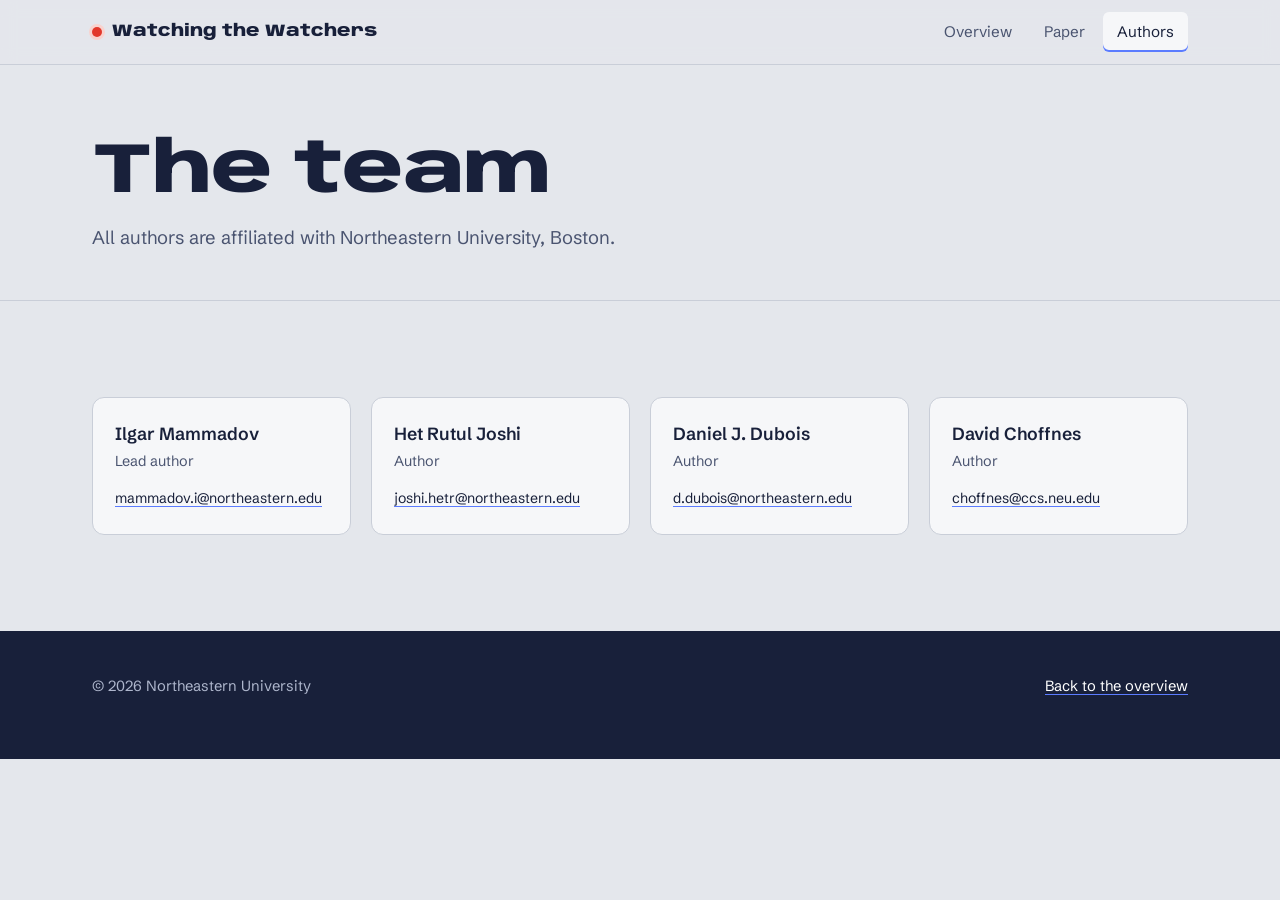
<file: authors.html>
<!DOCTYPE html>
<html lang="en">
<head>
<meta charset="UTF-8">
<meta name="viewport" content="width=device-width, initial-scale=1, viewport-fit=cover">
<title>Authors | Watching the Watchers</title>
<link rel="preconnect" href="https://fonts.googleapis.com">
<link rel="preconnect" href="https://fonts.gstatic.com" crossorigin>
<link href="https://fonts.googleapis.com/css2?family=Anybody:wdth,wght@50..150,400..900&family=Schibsted+Grotesk:wght@400;500;600;700&display=swap" rel="stylesheet">
<link rel="stylesheet" href="styles.css">
</head>
<body>

<nav class="top" aria-label="Main">
  <div class="wrap">
    <a class="brand" href="index.html"><span class="led" aria-hidden="true"></span>Watching the Watchers</a>
    <div class="links">
      <a href="index.html">Overview</a>
      <a href="paper.html">Paper</a>
      <a href="authors.html" class="active" aria-current="page">Authors</a>
      
    </div>
  </div>
</nav>

<header class="page-head">
  <div class="wrap">
    <h1>The team</h1>
    <p>All authors are affiliated with Northeastern University, Boston.</p>
  </div>
</header>

<section>
  <div class="wrap">
    <!-- Copy a "person" block per author. Replace AB with their initials, or add a photo. -->
    <div class="people">

      <div class="person">
        <div class="name"><a href="https://www.linkedin.com/in/ilgarmammadov/" target="_blank" rel="noopener">Ilgar Mammadov</a></div>
        <div class="role">Lead author</div>
        <a class="email" href="mailto:[email]">mammadov.i@northeastern.edu</a>
      </div>

      <div class="person">
        <div class="name"><a href="https://www.linkedin.com/in/hetjoshi/" target="_blank" rel="noopener">Het Rutul Joshi</a></div>
        <div class="role">Author</div>
        <a class="email" href="mailto:[email]">joshi.hetr@northeastern.edu</a>
      </div>

      <div class="person">
        <div class="name"><a href="https://www.khoury.northeastern.edu/people/daniel-j-dubois/" target="_blank" rel="noopener">Daniel J. Dubois</a></div>
        <div class="role">Author</div>
        <a class="email" href="mailto:[email]">d.dubois@northeastern.edu</a>
      </div>

      <div class="person">
        <div class="name"><a href="https://david.choffnes.com/" target="_blank" rel="noopener">David Choffnes</a></div>
        <div class="role">Author</div>
        <a class="email" href="mailto:[email]">choffnes@ccs.neu.edu</a>
      </div>
    </div>
  </div>
</section>

<footer>
  <div class="wrap">
    <p>© 2026 Northeastern University</p>
    <p><a href="index.html">Back to the overview</a></p>
  </div>
</footer>

</body>
</html>
</file>
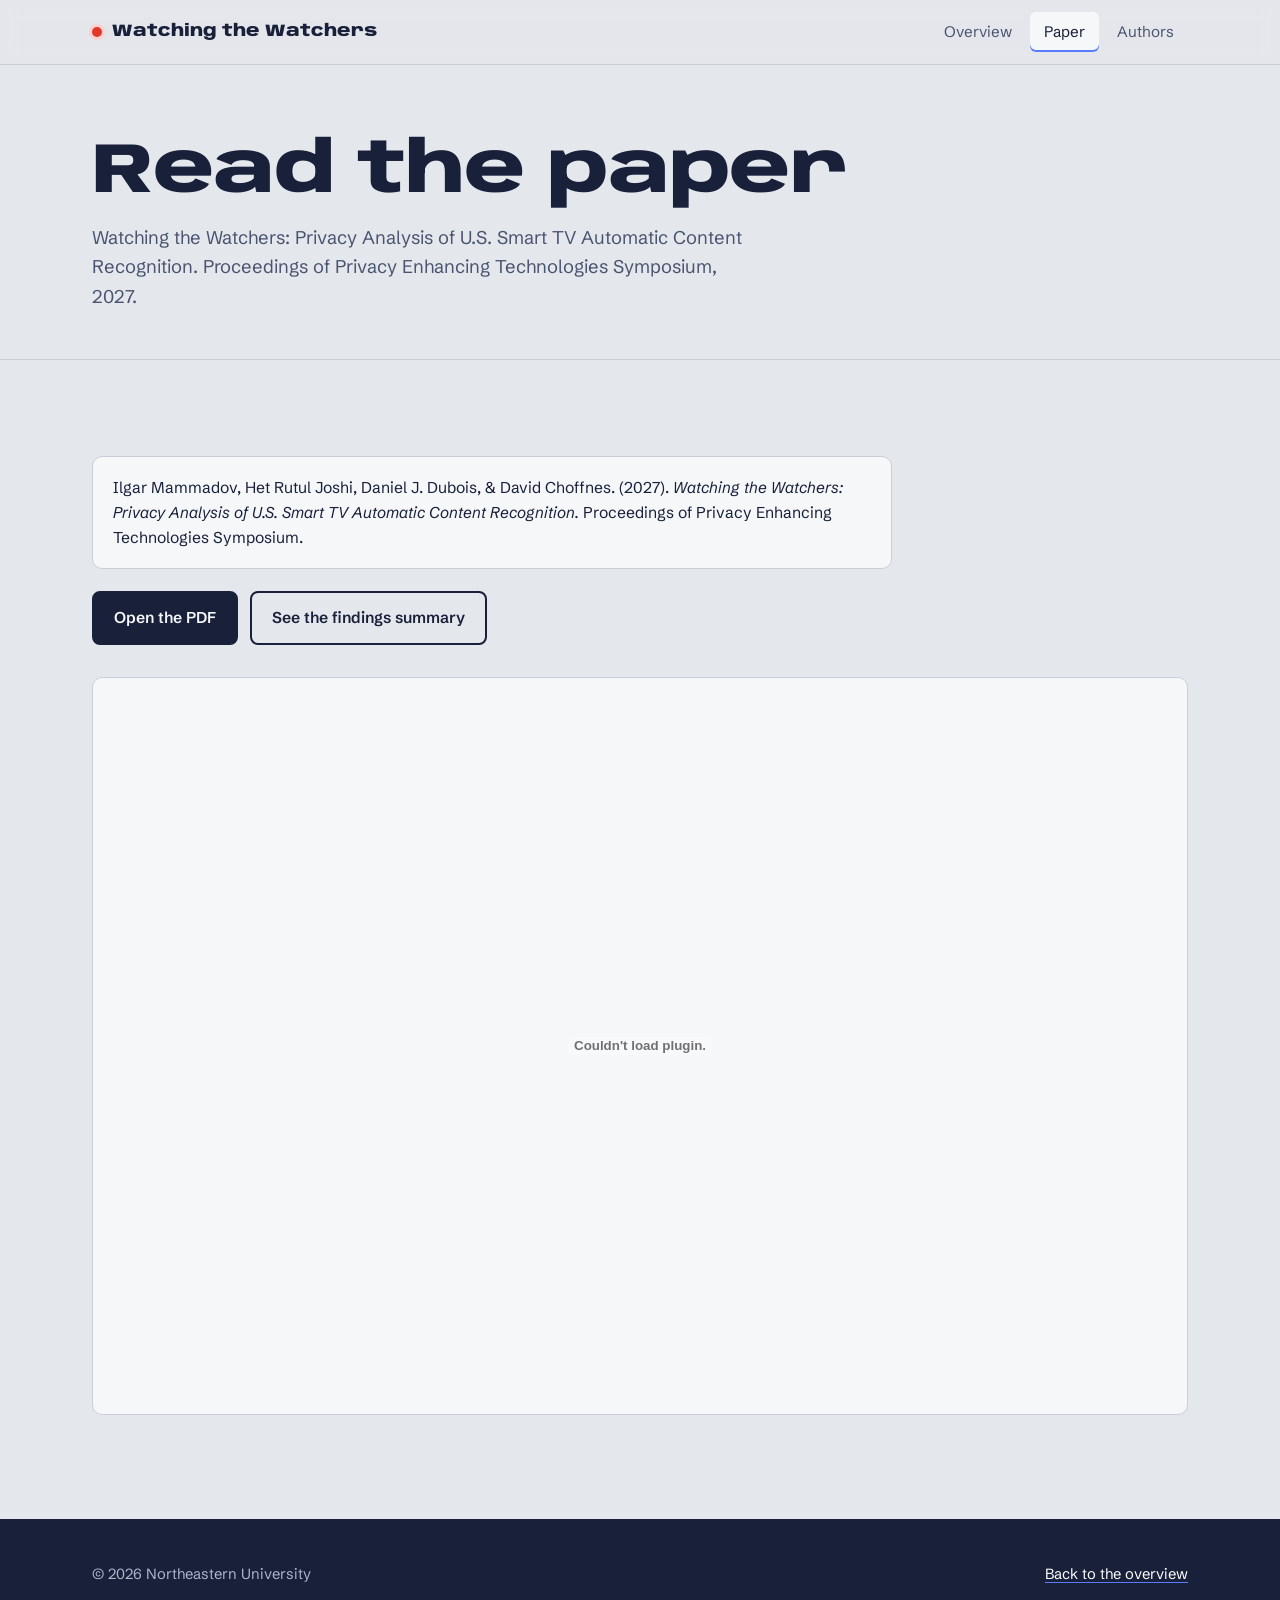
<file: paper.html>
<!DOCTYPE html>
<html lang="en">
<head>
<meta charset="UTF-8">
<meta name="viewport" content="width=device-width, initial-scale=1, viewport-fit=cover">
<title>Paper | Watching the Watchers</title>
<link rel="preconnect" href="https://fonts.googleapis.com">
<link rel="preconnect" href="https://fonts.gstatic.com" crossorigin>
<link href="https://fonts.googleapis.com/css2?family=Anybody:wdth,wght@50..150,400..900&family=Schibsted+Grotesk:wght@400;500;600;700&display=swap" rel="stylesheet">
<link rel="stylesheet" href="styles.css">
</head>
<body>

<nav class="top" aria-label="Main">
  <div class="wrap">
    <a class="brand" href="index.html"><span class="led" aria-hidden="true"></span>Watching the Watchers</a>
    <div class="links">
      <a href="index.html">Overview</a>
      <a href="paper.html" class="active" aria-current="page">Paper</a>
      <a href="authors.html">Authors</a>
      
    </div>
  </div>
</nav>

<header class="page-head">
  <div class="wrap">
    <h1>Read the paper</h1>
    <p>Watching the Watchers: Privacy Analysis of U.S. Smart TV Automatic Content Recognition. Proceedings of Privacy Enhancing Technologies Symposium, 2027.</p>
  </div>
</header>

<section>
  <div class="wrap">
    <div class="cite-block">
      Ilgar Mammadov, Het Rutul Joshi, Daniel J. Dubois, &amp; David Choffnes. (2027). <i>Watching the Watchers: Privacy Analysis of U.S. Smart TV Automatic Content Recognition.</i> Proceedings of Privacy Enhancing Technologies Symposium.
    </div>
    <div class="paper-actions">
      <a class="btn solid" href="paper.pdf" target="_blank" rel="noopener">Open the PDF</a>
      <a class="btn" href="index.html#findings">See the findings summary</a>
    </div>
    <!-- Put the PDF next to this file as paper.pdf -->
    <embed class="pdf-frame" type="application/pdf" src="paper.pdf">
  </div>
</section>

<footer>
  <div class="wrap">
    <p>© 2026 Northeastern University</p>
    <p><a href="index.html">Back to the overview</a></p>
  </div>
</footer>

</body>
</html>
</file>
<file: styles.css>
/* ==========================================================
   Watching the Watchers — site styles
   Palette: a living room at night. Matte TV-plastic walls,
   a deep indigo screen, its blue glow, and the red standby LED
   reserved for privacy problems.
   ========================================================== */
:root{
  --wall:      #E4E7EC;  /* page background */
  --paper:     #F6F7F9;  /* alternate sections, cards */
  --ink:       #18203A;  /* text, bezel */
  --ink-2:     #4A5470;  /* secondary text */
  --rule:      #C9CED8;  /* borders on light */
  --screen:    #121A44;  /* TV screen, dark panels */
  --screen-2:  #1C2560;
  --glow:      #5B7CFF;  /* screen light, links, opted-in traffic */
  --glow-soft: #C9D3FF;
  --led:       #E2382B;  /* standby LED: violations, opted-out traffic */
  --led-soft:  #F8D3CF;
  --display: 'Anybody', 'Arial Narrow', sans-serif;
  --body: 'Schibsted Grotesk', system-ui, sans-serif;
  color-scheme: light;
}
*{ box-sizing:border-box; }
html{ scroll-behavior:smooth; scroll-padding-top:80px; }
body{
  margin:0; background:var(--wall); color:var(--ink);
  font-family:var(--body); font-size:18px; line-height:1.6;
  -webkit-font-smoothing:antialiased;
  padding-bottom:env(safe-area-inset-bottom,0px);
}
a{ color:var(--ink); text-decoration-color:var(--glow); text-underline-offset:3px; }
a:hover{ color:var(--glow); }
a:focus-visible, button:focus-visible{ outline:3px solid var(--glow); outline-offset:3px; border-radius:4px; }
.wrap{ max-width:1160px; margin:0 auto; padding:0 32px; }
.measure{ max-width:66ch; }
h1,h2,h3{ font-family:var(--display); font-weight:800; line-height:1.02; margin:0; letter-spacing:-0.01em; }
h2{ font-size:clamp(2rem,4.2vw,3.1rem); font-stretch:118%; margin-bottom:20px; }
h3{ font-size:1.35rem; font-stretch:110%; font-weight:700; margin-bottom:8px; }
p{ margin:0 0 16px; }
.lede{ font-size:1.25rem; line-height:1.5; color:var(--ink-2); }

/* ---------- nav ---------- */
nav.top{
  position:sticky; top:0; z-index:50; background:rgba(228,231,236,0.92);
  backdrop-filter:blur(8px); border-bottom:1px solid var(--rule);
  padding-top:env(safe-area-inset-top,0px);
}
nav.top .wrap{ display:flex; align-items:center; justify-content:space-between; gap:20px; min-height:64px; flex-wrap:wrap; }
.brand{ display:flex; align-items:center; gap:10px; text-decoration:none; font-family:var(--display); font-weight:800; font-stretch:115%; font-size:1.05rem; }
.brand .led{ width:10px; height:10px; border-radius:50%; background:var(--led); box-shadow:0 0 0 3px var(--led-soft); }
.links{ display:flex; gap:4px; flex-wrap:wrap; }
.links a{ text-decoration:none; font-size:0.95rem; padding:8px 14px; border-radius:6px; color:var(--ink-2); }
.links a:hover{ color:var(--ink); background:var(--paper); }
.links a.active{ color:var(--ink); background:var(--paper); box-shadow:inset 0 -2px 0 var(--glow); }

/* ---------- hero ---------- */
.hero{ padding:72px 0 56px; }
.hero-grid{ display:grid; grid-template-columns:1.05fr 1fr; gap:56px; align-items:center; }
.hero h1{ font-size:clamp(3rem,7.4vw,6.2rem); font-stretch:125%; letter-spacing:-0.025em; margin-bottom:18px; }
.hero .subtitle{ font-size:1.3rem; line-height:1.4; font-weight:500; margin-bottom:24px; max-width:30ch; }
.hero .lede{ max-width:46ch; }
.hero-actions{ display:flex; gap:12px; flex-wrap:wrap; margin-top:28px; }
.btn{
  display:inline-block; font-family:var(--body); font-weight:600; font-size:0.98rem; text-decoration:none;
  padding:12px 20px; border-radius:8px; border:2px solid var(--ink); color:var(--ink); background:transparent; cursor:pointer;
}
.btn.solid{ background:var(--ink); color:var(--paper); }
.btn.solid:hover{ background:var(--screen-2); color:#fff; }
.btn:hover{ color:var(--glow); border-color:var(--glow); }
.btn.solid:hover{ border-color:var(--screen-2); }

/* The TV: the one memorable object on the page */
.tv{ position:relative; }
.tv-set{
  background:var(--ink); border-radius:14px; padding:12px 12px 22px; position:relative;
  box-shadow:0 30px 60px -20px rgba(91,124,255,0.45);
}
.tv-set::after{ /* standby LED */
  content:""; position:absolute; bottom:8px; right:22px; width:6px; height:6px; border-radius:50%; background:var(--led);
}
.tv-screen{
  position:relative; aspect-ratio:16/9; border-radius:6px; overflow:hidden;
  background:radial-gradient(120% 90% at 30% 20%, #2B3A9A 0%, var(--screen) 60%);
}
.tv-scene{ position:absolute; inset:0; display:flex; align-items:flex-end; padding:22px; transition:opacity .4s ease; }
.tv-scene .show{ font-family:var(--display); font-stretch:120%; font-weight:700; color:#fff; font-size:clamp(1.1rem,2.4vw,1.7rem); line-height:1.1; }
.tv-scene .genre{ display:block; font-family:var(--body); font-weight:500; font-size:0.85rem; color:var(--glow-soft); margin-top:4px; }
.tv-shape{ position:absolute; border-radius:50%; filter:blur(2px); opacity:0.9; transition:all 1.2s ease; }
.tv-flash{ position:absolute; inset:0; background:#fff; opacity:0; pointer-events:none; }
.tv-flash.on{ animation:flash .45s ease-out; }
@keyframes flash{ 0%{opacity:.55} 100%{opacity:0} }
.tv-stand{ width:34%; height:12px; margin:0 auto; background:var(--ink); border-radius:0 0 8px 8px; }

.capture-log{
  margin-top:22px; background:var(--paper); border:1px solid var(--rule); border-radius:10px; padding:14px 16px;
  font-size:0.88rem; min-height:150px;
}
.capture-log .log-head{ display:flex; justify-content:space-between; color:var(--ink-2); font-size:0.82rem; margin-bottom:8px; }
.capture-log ol{ list-style:none; margin:0; padding:0; }
.capture-log li{ display:grid; grid-template-columns:5.2em 1fr; gap:10px; padding:5px 0; border-top:1px solid var(--rule); font-variant-numeric:tabular-nums; }
.capture-log li:first-child{ border-top:none; }
.capture-log li .t{ color:var(--ink-2); }
.capture-log li b{ font-weight:600; }
.capture-log li.new{ animation:slidein .35s ease-out; }
@keyframes slidein{ from{ opacity:0; transform:translateY(-6px);} to{ opacity:1; transform:none;} }
.illustrative{ font-size:0.8rem; color:var(--ink-2); margin-top:8px; }

/* ---------- study at a glance ---------- */
.glance{ border-top:1px solid var(--rule); border-bottom:1px solid var(--rule); background:var(--paper); }
.glance .wrap{ display:grid; grid-template-columns:repeat(5,1fr); }
.glance div.cell{ padding:26px 20px 24px; border-left:1px solid var(--rule); }
.glance div.cell:first-child{ border-left:none; padding-left:0; }
.glance .num{ font-family:var(--display); font-weight:800; font-stretch:120%; font-size:2.4rem; line-height:1; font-variant-numeric:tabular-nums; }
.glance .lbl{ font-size:0.92rem; color:var(--ink-2); margin-top:6px; line-height:1.35; }

/* ---------- sections ---------- */
section{ padding:96px 0; }
section.alt{ background:var(--paper); }
.section-head{ display:grid; grid-template-columns:220px 1fr; gap:40px; margin-bottom:40px; }
.section-head .kicker{ font-size:0.95rem; color:var(--ink-2); padding-top:10px; border-top:3px solid var(--ink); }
.section-head .kicker.alert{ border-top-color:var(--led); }
.body-col{ margin-left:260px; }

/* pipeline: how ACR works (a real sequence, so it is numbered) */
.pipeline{ list-style:none; margin:0; padding:0; display:grid; grid-template-columns:repeat(4,1fr); counter-reset:step; position:relative; }
.pipeline li{ counter-increment:step; padding:0 24px 0 0; position:relative; }
.pipeline li::before{
  content:counter(step); display:flex; align-items:center; justify-content:center;
  width:44px; height:44px; border-radius:50%; background:var(--wall); border:2px solid var(--ink);
  font-family:var(--display); font-weight:800; font-size:1.1rem; margin-bottom:18px; position:relative; z-index:1;
}
.pipeline li:last-child::before{ background:var(--led); border-color:var(--led); color:#fff; }
.pipeline::before{ content:""; position:absolute; top:22px; left:22px; right:12%; height:2px; background:var(--rule); }
.pipeline p{ font-size:1rem; color:var(--ink-2); }

/* research questions */
.questions{ list-style:none; margin:0; padding:0; display:grid; grid-template-columns:repeat(3,1fr); gap:2px; background:var(--rule); border:2px solid var(--rule); border-radius:12px; overflow:hidden; }
.questions li{ background:var(--wall); padding:28px; font-size:1.2rem; line-height:1.4; font-weight:500; }
section.alt .questions li{ background:var(--paper); }
.questions li span{ display:block; font-size:0.9rem; color:var(--ink-2); font-weight:400; margin-top:10px; }

/* methods */
.method-grid{ display:grid; grid-template-columns:1fr 1fr; gap:48px; align-items:start; }
.figure{ margin:0; }
.figure img{ width:100%; display:block; border-radius:10px; border:1px solid var(--rule); }
.figure .photo-fallback{
  display:none; align-items:center; justify-content:center; text-align:center; aspect-ratio:4/3;
  border:2px dashed var(--rule); border-radius:10px; color:var(--ink-2); font-size:0.9rem; padding:20px; background:var(--wall);
}
.figure figcaption{ font-size:0.88rem; color:var(--ink-2); margin-top:10px; }
.states{ display:grid; grid-template-columns:1fr 1fr; gap:16px; margin:24px 0; }
.state{ border-radius:10px; padding:18px; border:2px solid var(--rule); background:var(--wall); }
.state h3{ font-size:1.1rem; display:flex; align-items:center; gap:8px; }
.state .dot{ width:10px; height:10px; border-radius:50%; }
.state p{ font-size:0.95rem; color:var(--ink-2); margin:0; }
.scenario-list{ columns:2; gap:28px; padding-left:1.2em; margin:0; font-size:1rem; }
.scenario-list li{ margin-bottom:6px; }

.table-wrap{ overflow-x:auto; margin-top:28px; border:1px solid var(--rule); border-radius:10px; background:var(--paper); }
table.devices{ width:100%; min-width:640px; border-collapse:collapse; font-size:0.98rem; }
table.devices th{ text-align:left; font-weight:600; font-size:0.88rem; color:var(--ink-2); padding:12px 16px; border-bottom:2px solid var(--rule); }
table.devices td{ padding:12px 16px; border-bottom:1px solid var(--rule); }
table.devices tr:last-child td{ border-bottom:none; }
table.devices td.os{ font-weight:600; }
.note{ font-size:0.9rem; color:var(--ink-2); margin-top:14px; }

/* method section additions */
.method-block{ margin-top:64px; }
.two-steps{ list-style:none; margin:0; padding:0; display:grid; grid-template-columns:1fr 1fr; gap:0; counter-reset:st; border:2px solid var(--ink); border-radius:12px; overflow:hidden; }
.two-steps li{ counter-increment:st; padding:24px 28px; position:relative; }
.two-steps li + li{ border-left:2px solid var(--ink); background:var(--paper); }
.two-steps li h3::before{ content:counter(st) ". "; color:var(--glow); }
.two-steps p{ margin:0; color:var(--ink-2); font-size:1rem; }
.routes{ display:grid; grid-template-columns:repeat(3,1fr); gap:16px; margin-top:20px; }
.route{ background:var(--paper); border:1px solid var(--rule); border-top:4px solid var(--glow); border-radius:10px; padding:20px; }
.route h4{ margin:0 0 6px; font-size:1.05rem; }
.route p{ margin:0; font-size:0.96rem; color:var(--ink-2); }
table.scenarios td{ vertical-align:top; }
table.scenarios tr.grp td{ border-top:2px solid var(--rule); }
table.scenarios tbody tr:first-child td{ border-top:none; }
table.scenarios td.os{ border-right:1px solid var(--rule); width:24%; }
table.scenarios td.muted{ color:var(--ink-2); }
table.signal td.c, table.signal th.c{ text-align:center; }
table.signal td.yes{ color:var(--screen); font-weight:600; background:rgba(91,124,255,0.12); }
table.signal td.no{ color:var(--ink-2); }
.rq-approach li{ font-size:1.08rem; }
@media (max-width:900px){
  .routes, .two-steps{ grid-template-columns:1fr; }
  .two-steps li + li{ border-left:none; border-top:2px solid var(--ink); }
}

table.oses td.share{ width:40%; }
table.oses .share-num{ display:inline-block; width:3.2em; font-weight:600; font-variant-numeric:tabular-nums; }
table.oses .share-cell{ display:flex; align-items:center; gap:8px; }
table.oses .share-track{ flex:1; max-width:260px; }
table.oses .share-bar{ display:block; height:10px; min-width:4px; background:var(--glow); border-radius:2px; }
table.oses tfoot td{ border-top:2px solid var(--rule); border-bottom:none; font-weight:600; }

/* ---------- finding: opt-out grid ---------- */
.finding-stat{ display:flex; gap:40px; flex-wrap:wrap; margin:8px 0 36px; }
.finding-stat div{ max-width:22ch; }
.finding-stat .big{ font-family:var(--display); font-weight:800; font-stretch:120%; font-size:3.2rem; line-height:1; }
.finding-stat .big.red{ color:var(--led); }
.finding-stat .small{ font-size:0.95rem; color:var(--ink-2); margin-top:6px; line-height:1.4; }

.grid-panel{ background:var(--screen); color:#E8ECFF; border-radius:14px; padding:28px; }
.grid-controls{ display:flex; justify-content:space-between; align-items:center; gap:16px; flex-wrap:wrap; margin-bottom:22px; }
.switch{ display:inline-flex; background:var(--screen-2); border-radius:10px; padding:4px; }
.switch button{
  font-family:var(--body); font-size:0.95rem; font-weight:600; border:none; background:transparent; color:var(--glow-soft);
  padding:9px 16px; border-radius:7px; cursor:pointer;
}
.switch button[aria-pressed="true"]{ background:#fff; color:var(--screen); }
.legend{ display:flex; gap:18px; font-size:0.88rem; color:var(--glow-soft); flex-wrap:wrap; }
.legend span{ display:inline-flex; align-items:center; gap:8px; }
.legend i{ width:14px; height:14px; border-radius:3px; display:inline-block; }
.og-scroll{ overflow-x:auto; }
table.optgrid{ border-collapse:separate; border-spacing:4px; min-width:820px; width:100%; table-layout:fixed; }
table.optgrid th{ font-weight:500; font-size:0.74rem; line-height:1.2; vertical-align:bottom; color:var(--glow-soft); padding:4px; text-align:center; }
table.optgrid th.row{ text-align:left; font-size:0.95rem; color:#fff; font-weight:600; white-space:nowrap; padding-right:12px; }
table.optgrid th.grp{ font-size:0.8rem; color:#fff; border-bottom:1px solid #34408A; padding-bottom:6px; }
table.optgrid td{ height:34px; border-radius:5px; background:#283272; cursor:pointer; transition:transform .12s ease; }
table.optgrid td.on-in{ background:var(--glow); }
table.optgrid td.on-out{ background:var(--led); }
table.optgrid td:hover{ transform:scale(1.08); }
table.optgrid td.sel{ outline:2px solid #fff; outline-offset:1px; }
table.optgrid td.rate{ background:transparent; cursor:default; text-align:right; font-variant-numeric:tabular-nums; font-size:0.9rem; color:var(--glow-soft); padding-left:10px; white-space:nowrap; }
table.optgrid td.rate:hover{ transform:none; }
.inspector{ margin-top:18px; padding:14px 16px; border-radius:8px; background:var(--screen-2); font-size:0.95rem; min-height:52px; }
.inspector b{ color:#fff; }
.sample-banner{
  display:none; background:#FFF3C4; color:#5A4500; border:1px solid #E7C95C; border-radius:8px;
  padding:10px 14px; font-size:0.9rem; margin-bottom:18px;
}
.sample-banner.show{ display:block; }

/* ---------- finding: exposure ---------- */
.exposure-grid{ display:grid; grid-template-columns:1fr 1fr; gap:24px; }
.exposure{ border-radius:12px; padding:28px; border:2px solid var(--rule); background:var(--wall); }
.exposure h3{ margin-bottom:12px; }
.exposure p{ font-size:1rem; color:var(--ink-2); }

.broker > div{ min-width:0; }
.broker{ margin-top:24px; background:var(--screen); color:#E8ECFF; border-radius:14px; padding:44px; display:grid; grid-template-columns:1.3fr 1fr; gap:44px; align-items:end; }
.broker .huge{ font-family:var(--display); font-weight:900; font-stretch:100%; font-size:clamp(2.4rem,4vw,5.6rem); line-height:0.9; letter-spacing:-0.03em; color:#fff; font-variant-numeric:tabular-nums; }
.broker .huge-lbl{ font-size:1.15rem; color:var(--glow-soft); margin-top:14px; max-width:30ch; }
.broker dl{ margin:0; display:grid; gap:18px; }
.broker dt{ font-family:var(--display); font-weight:800; font-stretch:120%; font-size:2rem; color:#fff; line-height:1; }
.broker dd{ margin:4px 0 0; font-size:0.95rem; color:var(--glow-soft); }
.broker .fixed{ grid-column:1 / -1; border-top:1px solid #34408A; padding-top:20px; font-size:1rem; color:var(--glow-soft); display:flex; gap:10px; align-items:baseline; }
.broker .fixed b{ color:#fff; white-space:nowrap; }

/* ---------- conclusion ---------- */
.takeaways{ list-style:none; margin:0; padding:0; }
.takeaways li{ padding:22px 0; border-top:1px solid var(--rule); font-size:1.2rem; line-height:1.45; max-width:62ch; }
.takeaways li:first-child{ border-top:none; padding-top:0; }
.closing{ margin-top:40px; font-family:var(--display); font-weight:700; font-stretch:115%; font-size:clamp(1.5rem,2.8vw,2.1rem); line-height:1.2; max-width:30ch; }
.caveat{ margin-top:36px; padding:18px 20px; border-left:3px solid var(--glow); background:var(--wall); font-size:0.98rem; color:var(--ink-2); max-width:70ch; }

/* ---------- inner pages ---------- */
.page-head{ padding:72px 0 48px; border-bottom:1px solid var(--rule); }
.page-head h1{ font-size:clamp(2.6rem,6vw,4.4rem); font-stretch:125%; letter-spacing:-0.02em; margin-bottom:14px; }
.page-head p{ max-width:60ch; color:var(--ink-2); font-size:1.15rem; margin:0; }
.cite-block{ background:var(--paper); border:1px solid var(--rule); border-radius:10px; padding:18px 20px; font-size:0.98rem; line-height:1.6; max-width:80ch; }
.paper-actions{ display:flex; gap:12px; flex-wrap:wrap; margin:22px 0 32px; }
.pdf-frame{ width:100%; height:82vh; border:1px solid var(--rule); border-radius:10px; background:var(--paper); }

.people{ display:grid; grid-template-columns:repeat(auto-fill,minmax(250px,1fr)); gap:20px; }
.person{ background:var(--paper); border:1px solid var(--rule); border-radius:12px; padding:22px; }
.person .avatar{ width:56px; height:56px; border-radius:50%; background:var(--screen); color:#fff; display:flex; align-items:center; justify-content:center; font-family:var(--display); font-weight:800; font-stretch:115%; margin-bottom:14px; overflow:hidden; }
.person .avatar img{ width:100%; height:100%; object-fit:cover; }
.person .name{ font-weight:600; font-size:1.1rem; }
.person .name a{ text-decoration:none; }
.person .name a:hover{ text-decoration:underline; }
.person .role{ font-size:0.9rem; color:var(--ink-2); margin:2px 0 10px; }
.person .email{ font-size:0.88rem; }

.press{ list-style:none; margin:0; padding:0; }
.press li{ border-top:1px solid var(--rule); }
.press li:last-child{ border-bottom:1px solid var(--rule); }
.press a{ display:grid; grid-template-columns:180px 1fr 120px; gap:24px; align-items:baseline; padding:22px 0; text-decoration:none; }
.press .outlet{ display:flex; align-items:center; gap:10px; font-weight:600; font-size:0.98rem; }
.press .outlet img{ width:20px; height:20px; border-radius:4px; }
.press .headline{ font-family:var(--display); font-weight:700; font-stretch:108%; font-size:1.3rem; line-height:1.25; }
.press a:hover .headline{ color:var(--glow); }
.press .date{ text-align:right; color:var(--ink-2); font-size:0.92rem; }

/* ---------- footer ---------- */
footer{ background:var(--ink); color:#AEB6CC; padding:44px 0; font-size:0.92rem; }
footer .wrap{ display:flex; justify-content:space-between; gap:20px; flex-wrap:wrap; }
footer a{ color:#fff; }

/* ---------- responsive ---------- */
@media (max-width:900px){
  .hero-grid, .method-grid, .exposure-grid, .broker{ grid-template-columns:1fr; }
  .section-head{ grid-template-columns:1fr; gap:14px; }
  .section-head .kicker{ max-width:220px; }
  .body-col{ margin-left:0; }
  .glance .wrap{ grid-template-columns:repeat(2,1fr); }
  .glance div.cell, .glance div.cell:first-child{ border-left:none; padding-left:0; border-top:1px solid var(--rule); }
  .pipeline{ grid-template-columns:1fr 1fr; row-gap:32px; }
  .pipeline::before{ display:none; }
  .questions{ grid-template-columns:1fr; }
  .press a{ grid-template-columns:1fr; gap:6px; }
  .press .date{ text-align:left; }
}
@media (max-width:560px){
  body{ font-size:17px; }
  .wrap{ padding:0 20px; }
  section{ padding:68px 0; }
  .states, .pipeline{ grid-template-columns:1fr; }
  .scenario-list{ columns:1; }
  .broker{ padding:28px; }
  .broker .fixed{ flex-direction:column; gap:4px; }
}
@media (prefers-reduced-motion:reduce){
  html{ scroll-behavior:auto; }
  *, *::before, *::after{ animation:none !important; transition:none !important; }
}

/* ================= results update ================= */
.takeaways.compact li{ font-size:1.05rem; padding:16px 0; }
.takeaways.compact{ margin-bottom:40px; }
.grid-title{ color:#fff; font-size:1.1rem; margin:0; }
table.optgrid th span{ display:block; font-weight:400; font-size:0.78rem; color:var(--glow-soft); }
table.optgrid thead th.end{ text-align:left; padding-left:10px; }
table.optgrid td{ font-size:0.72rem; font-weight:600; color:#fff; text-align:center; font-variant-numeric:tabular-nums; }
table.optgrid td.on-out{ background:rgba(226,56,43,var(--a,1)); }
table.optgrid td.on-in{ background:rgba(91,124,255,var(--a,1)); }
table.optgrid td.na{ background-image:repeating-linear-gradient(135deg, transparent 0 6px, rgba(255,255,255,0.28) 6px 8px); }
table.optgrid td.unk{ background:transparent; border:1px dashed #5A67B8; color:var(--glow-soft); }
table.optgrid td.rate{ text-align:left; font-weight:500; font-size:0.85rem; white-space:normal; line-height:1.25; }
table.optgrid td.verdict{ color:#9FE0C0; }
table.optgrid td.verdict.bad{ color:#FFB4AC; }
.legend .na-swatch{ background-color:#B5302A; background-image:repeating-linear-gradient(135deg, transparent 0 3px, rgba(255,255,255,0.4) 3px 5px); }
.legend .ramp{ width:90px; height:12px; border-radius:3px; }
.legend .ramp.blue{ background:linear-gradient(90deg, rgba(91,124,255,0.25), var(--glow)); }
.legend .ramp.red{ background:linear-gradient(90deg, rgba(226,56,43,0.25), var(--led)); }
.figure.fig6{ max-width:560px; }
.figure.fig6 img{ background:#fff; }
.method-block.first{ margin-top:0; }
.tag{ display:inline-block; font-size:0.85rem; font-weight:600; padding:3px 10px; border-radius:20px; background:var(--wall); border:1px solid var(--rule); color:var(--ink-2); }
.tag.video{ background:#E6EBFF; border-color:var(--glow-soft); color:var(--screen); }
.tag.audio{ background:#FFF0D6; border-color:#F0C98A; color:#6B4300; }
.packet, .dns{ margin:0; background:var(--screen); color:#E8ECFF; border-radius:12px; padding:22px; }
.packet-head{ font-size:0.88rem; color:var(--glow-soft); margin-bottom:12px; }
.packet dl{ margin:0; }
.packet dl div{ display:flex; justify-content:space-between; gap:16px; padding:8px 0; border-top:1px solid #2C3778; font-size:0.95rem; }
.packet dl div:first-child{ border-top:none; }
.packet dt{ color:var(--glow-soft); }
.packet dd{ margin:0; color:#fff; font-weight:600; text-align:right; }
.packet .reply{ border-top:2px solid var(--led) !important; }
.packet .reply dd{ color:#FFB4AC; }
.packet figcaption, .dns figcaption{ font-size:0.8rem; color:#97A2D6; margin-top:12px; }
.dns code{ display:block; font-family:ui-monospace, 'SF Mono', Menlo, Consolas, monospace; font-size:clamp(0.9rem,2vw,1.15rem); color:#fff; background:#0B1033; border-radius:8px; padding:16px; overflow-x:auto; white-space:nowrap; }
.dns .slug{ background:rgba(226,56,43,0.35); border-bottom:2px solid var(--led); }
.dns .plat{ background:rgba(91,124,255,0.3); border-bottom:2px solid var(--glow); }
.dns-key{ margin:14px 0 0; display:grid; gap:6px; font-size:0.9rem; }
.dns-key div{ display:flex; gap:10px; }
.dns-key dt{ font-weight:600; display:flex; align-items:center; gap:8px; min-width:9em; }
.dns-key dd{ margin:0; color:var(--glow-soft); }
.dns-key i{ width:12px; height:12px; border-radius:2px; display:inline-block; }
.k-slug{ background:var(--led); } .k-plat{ background:var(--glow); }
.broker{ margin-top:64px; }

.fig-row{ grid-template-columns:1fr; gap:32px; margin-top:20px; }
.fig-row .table-wrap{ margin-top:0; }
@media (max-width:900px){ .fig-row{ grid-template-columns:1fr; } }

/* mitigations */
.mitigations{ display:grid; grid-template-columns:repeat(3,1fr); gap:20px; margin-top:48px; }
.mit{ background:var(--paper); border:1px solid var(--rule); border-top:4px solid var(--ink); border-radius:12px; padding:24px; }
.mit:first-child{ border-top-color:var(--glow); }
.mit h3{ margin-bottom:14px; }
.mit ul{ margin:0; padding-left:1.1em; }
.mit li{ font-size:0.98rem; line-height:1.5; margin-bottom:10px; }
.mit-note{ margin:14px 0 0; padding-top:12px; border-top:1px solid var(--rule); font-size:0.9rem; color:var(--ink-2); }
@media (max-width:900px){ .mitigations{ grid-template-columns:1fr; } }
</file>
